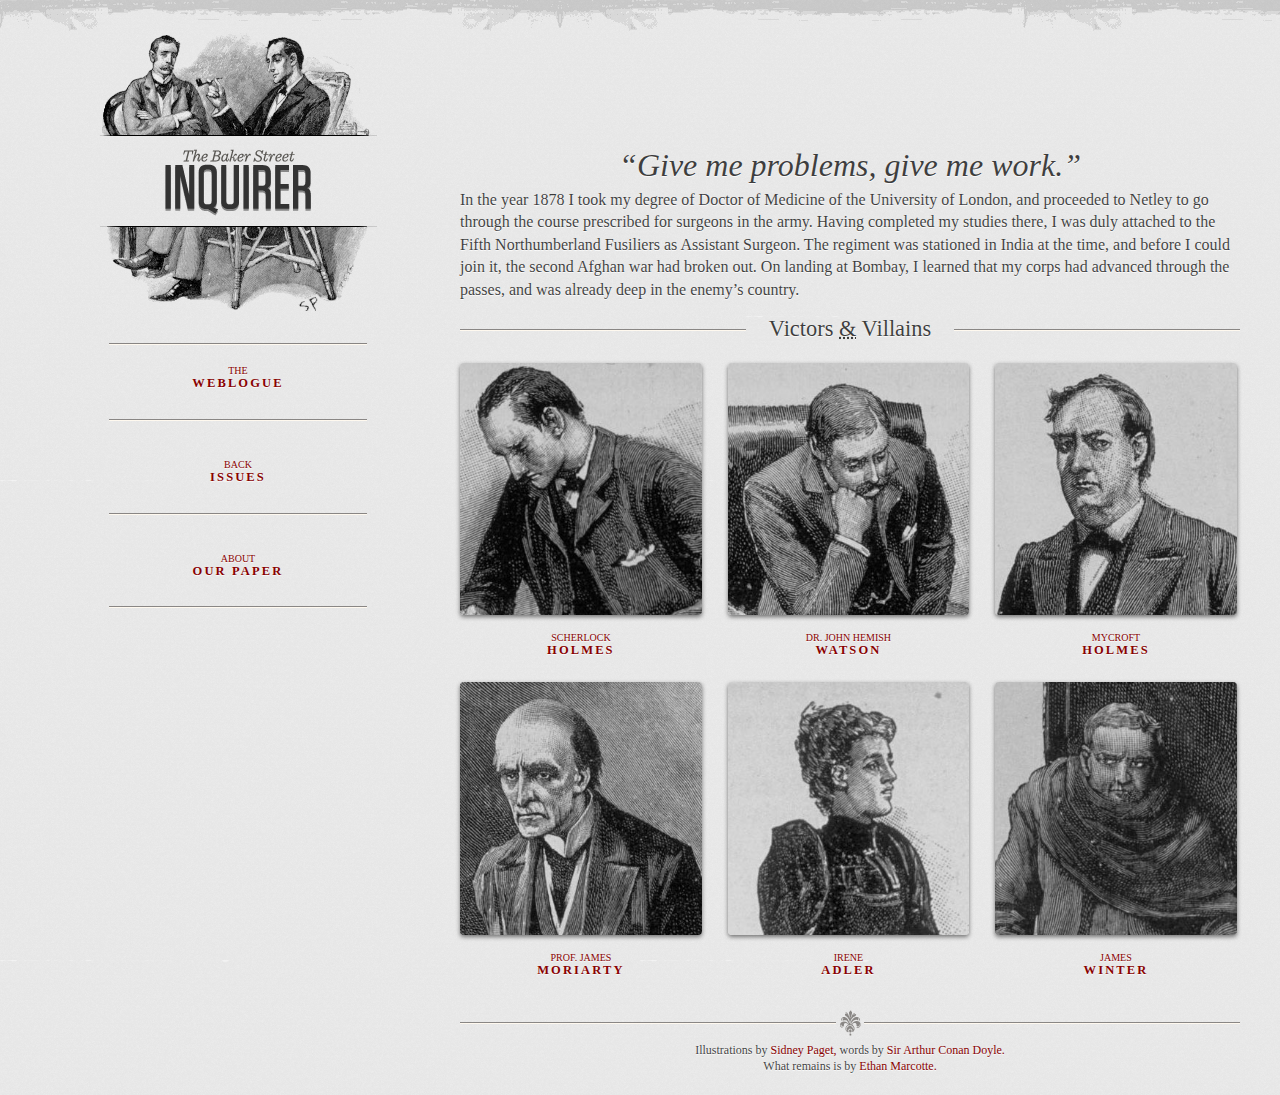
<file: index.html>
<!DOCTYPE html>
<html lang="en">
<head>
	<meta charset="UTF-8">
	<meta name="viewport" content="width=device-width, initial-scale=1.0">
	<title>The Baker Street</title>
	<link rel="shortcut icon" href="images/favicon.gif" type="image/gif">
	<link rel="stylesheet" type="text/css" href="css/style.css">
</head>
<body class="page">
	<div class="inner">
		<header class="mast">
			<div class="logo">
				<a href=""><img alt="logotip" src="images/logo.png"></a>
			</div>
			<ul class="nav">
				<li><a href="index.html"><span>The<b>Weblogue</b></span></a></li>
				<li><a href="mailto:mitaytds@gmail.com"><span>Back<b>Issues</b></span></a></li>
				<li><a href="about.html"><span>About<b>Our Paper</b></span></a></li>
			</ul>
		</header>
		<article class="column-position text">
			<h1>“Give me problems, give me work.”</h1>
			<p>In the year 1878 I took my degree of Doctor of Medicine of the University of London, and proceeded to Netley to go through the course prescribed for surgeons in the army. Having completed my studies there, I was duly attached to the Fifth Northumberland Fusiliers as Assistant Surgeon. The regiment was stationed in India at the time, and before I could join it, the second Afghan war had broken out. On landing at Bombay, I learned that my corps had advanced through the passes, and was already deep in the enemy’s country.</p>
		</article>
		<article class="column-position photos">
			<h2><strong>Victors <abbr title="and">&</abbr> Villains</strong></h2>
			<ol class="characters">
				<li><a href="#popup"><img src="characters/f-holmes.jpg" alt="Sherlock Holmes"><span>Scherlock<b>Holmes</b></span></a></li>
				<li><a href="#popup1"><img src="characters/f-watson.jpg" alt="Dr. Watson"><span>Dr. John Hemish<b>Watson</b></span></a></li>
				<li><a href="#popup2"><img src="characters/f-mycroft.jpg" alt="Mycroft Holmes"><span>Mycroft<b>Holmes</b></span></a></li>
				<li><a href="#popup3"><img src="characters/f-moriarty.jpg" alt="Pr. Moriarty"><span>Prof. James<b>Moriarty</b></span></a></li>
				<li><a href="#popup4"><img src="characters/f-adler.jpg" alt="Irene Adled"><span>Irene<b>Adler</b></span></a></li>
				<li><a href="#popup5"><img src="characters/f-winter.jpg" alt="James Winter"><span>James<b>Winter</b></span></a></li>
			</ol>
		</article>
		<footer class="column-position">
			<p>Illustrations by <a href="https://en.wikipedia.org/wiki/Sidney_Paget" target="_blank">Sidney Paget,</a> words by <a href="https://en.wikipedia.org/wiki/Arthur_Conan_Doyle" target="_blank">Sir Arthur Conan Doyle.</a></p>
			<p>What remains is by <a href="https://ethanmarcotte.com/" target="_blank">Ethan Marcotte.</a></p>
		</footer>
	</div>
	<!--modal windows-->
	<div class="popup" id="popup">
		<div class="window">
			<a href="#close" class="close" title="close"><img src="images/close.png" alt="close"></a>
			<iframe src="https://en.m.wikipedia.org/wiki/Sherlock_Holmes"></iframe>
		</div>
	</div>
	<div class="popup" id="popup1">
		<div class="window">
			<a href="#close" class="close" title="close"><img src="images/close.png" alt="close"></a>
			<iframe src="https://en.m.wikipedia.org/wiki/Dr._Watson"></iframe>
		</div>
	</div>
	<div class="popup" id="popup2">
		<div class="window">
			<a href="#close" class="close" title="close"><img src="images/close.png" alt="close"></a>
			<iframe src="https://en.m.wikipedia.org/wiki/Mycroft_Holmes"></iframe>
		</div>
	</div>
	<div class="popup" id="popup3">
		<div class="window">
			<a href="#close" class="close" title="close"><img src="images/close.png" alt="close"></a>
			<iframe src="https://en.m.wikipedia.org/wiki/Professor_Moriarty"></iframe>
		</div>
	</div>
	<div class="popup" id="popup4">
		<div class="window">
			<a href="#close" class="close" title="close"><img src="images/close.png" alt="close"></a>
			<iframe src="https://en.m.wikipedia.org/wiki/Irene_Adler"></iframe>
		</div>
	</div>
	<div class="popup" id="popup5">
		<div class="window">
			<a href="#close" class="close" title="close"><img src="images/close.png" alt="close"></a>
			<iframe src="https://en.m.wikipedia.org/wiki/The_Adventure_of_the_Three_Garridebs"></iframe>
		</div>
	</div>
</body>
</html>
</file>
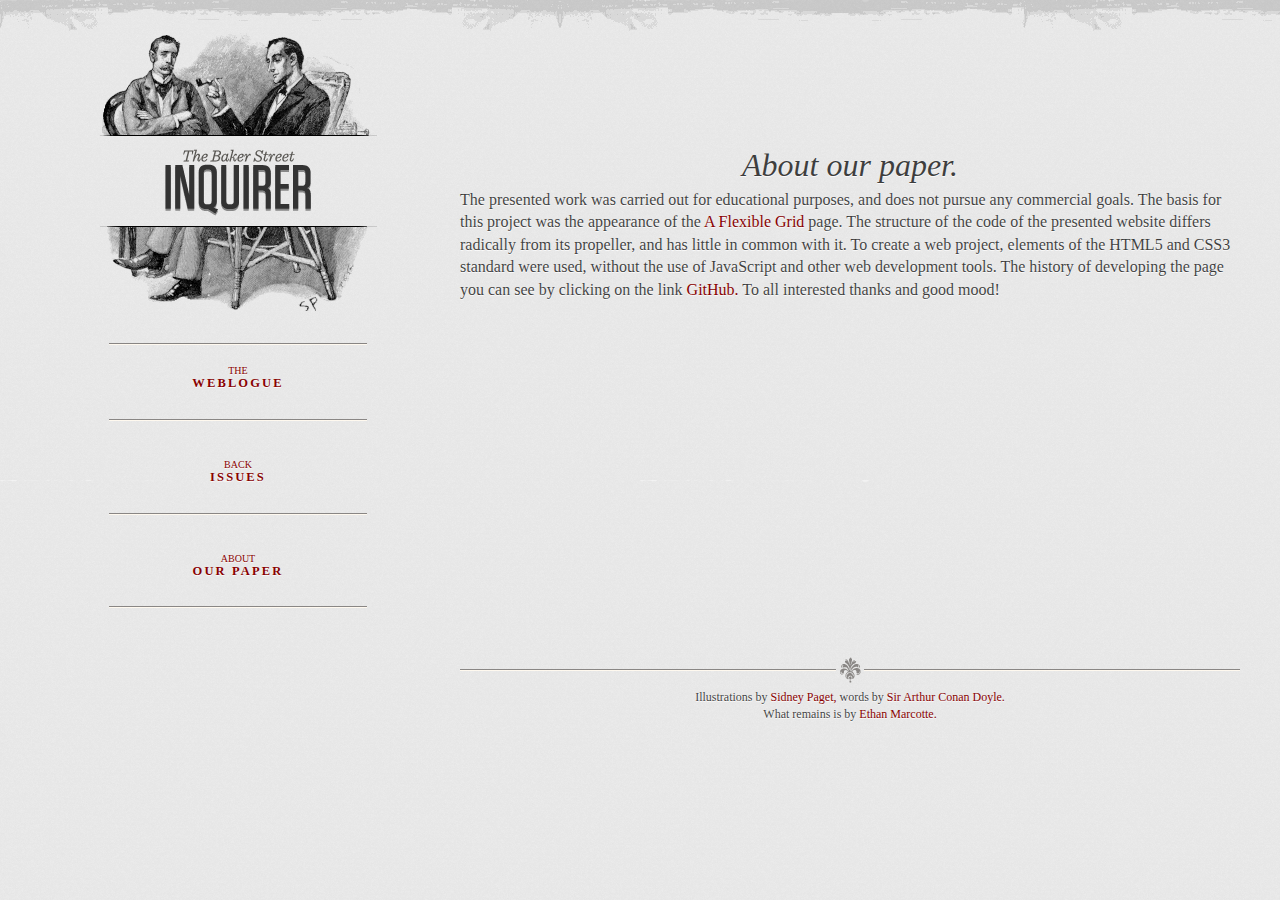
<file: about.html>
<!DOCTYPE html>
<html lang="en">
<head>
	<meta charset="UTF-8">
	<meta name="viewport" content="width=device-width, initial-scale=1.0">
	<title>The Baker Street</title>
	<link rel="shortcut icon" href="images/favicon.gif" type="image/gif">
	<link rel="stylesheet" type="text/css" href="css/style.css">
</head>
<body class="page">
	<div class="inner">
		<header class="mast">
			<div class="logo">
				<a href=""><img src="images/logo.png" alt="logotip"></a>
			</div>
			<ul class="nav">
				<li><a href="index.html"><span>The<b>Weblogue</b></span></a></li>
				<li><a href="mailto:mitaytds@gmail.com"><span>Back<b>Issues</b></span></a></li>
				<li><a href="about.html"><span>About<b>Our Paper</b></span></a></li>
			</ul>
		</header>
		<article class="column-position text page-about">
			<h1>About our paper.</h1>
			<p>The presented work was carried out for educational purposes, and does not pursue any commercial goals. The basis for this project was the appearance of the <a href="https://alistapart.com/d/responsive-web-design/ex/ex-site-FINAL.html#">A Flexible Grid</a> page. The structure of the code of the presented website differs radically from its propeller, and has little in common with it. To create a web project, elements of the HTML5 and CSS3 standard were used, without the use of JavaScript and other web development tools. The history of developing the page you can see by clicking on the link <a href="https://github.com/mitaytds/adaptive_html5_sherlock">GitHub.</a> To all interested thanks and good mood!</p>
		</article>
		<footer class="column-position">
			<p>Illustrations by <a href="https://en.wikipedia.org/wiki/Sidney_Paget" target="_blank">Sidney Paget,</a> words by <a href="https://en.wikipedia.org/wiki/Arthur_Conan_Doyle" target="_blank">Sir Arthur Conan Doyle.</a></p>
			<p>What remains is by <a href="https://ethanmarcotte.com/" target="_blank">Ethan Marcotte.</a></p>
		</footer>
	</div>
</body>
</html>
</file>
<file: css/style.css>
/*RESET*/
html, body, div, span, applet, object, iframe,
h1, h2, h3, h4, h5, h6, p, blockquote, pre,
a, abbr, acronym, address, big, cite, code,
del, dfn, em, img, ins, kbd, q, s, samp,
small, strike, strong, sub, sup, tt, var,
b, u, i, center,
dl, dt, dd, ol, ul, li,
fieldset, form, label, legend,
table, caption, tbody, tfoot, thead, tr, th, td,
article, aside, canvas, details, embed,
figure, figcaption, footer, header, hgroup,
menu, nav, output, ruby, section, summary,
time, mark, audio, video {
	margin: 0;
	padding: 0;
	border: 0;
	font-size: 100%;
	font: inherit;
	vertical-align: baseline;
}
article, aside, details, figcaption, figure,
footer, header, hgroup, menu, nav, section {
	display: block;
}
body {
	line-height: 1;
}
ol, ul {
	list-style: none;
}
blockquote, q {
	quotes: none;
}
blockquote:before, blockquote:after,
q:before, q:after {
	content: '';
	content: none;
}
table {
	border-collapse: collapse;
	border-spacing: 0;
}
	/*BASE*/
body{
	font-size: 1em;
	font-family: Cambria, Georgia, serif;
	font-weight: normal;
	color: rgba(0, 0, 0, 0.75);
	text-shadow: 0 1px 0 rgba(255, 255, 255, 0.8);
}
a{
	color: #890101;
	text-decoration: none;
	outline: none;
}
h1{
	font-size: 2em;
	font-family: "Baskerville Old Face";
	font-style: italic;
	margin-bottom: 0.25em;
}
h2{
	font-size: 1.4em;
	margin: 0.75em 0 1em;
	background: url("../images/ornament.png") no-repeat 50% 50%;
}
p{
	font-size: 1em;
	line-height: 1.4;
}
span{
	font-size: 0.625em;
	line-height: 1.1;
	text-transform: uppercase;
}
b{
	display: block;
	font-size: 1.25em;
	font-family: "Book Antiqua", Georgia, serif;
	letter-spacing: 0.17em;
	font-weight: bold;
}
iframe{
	width: 100%;
	height: 100%;
}
footer{
	font-size: 0.750em;
	background: url("../images/ornament.png") 50% 0 repeat-x;
	padding: 40px 0 20px;
}
	/*PROJECT*/
.page{
	background:   url("../images/rag.png") repeat-x, url("../images/bg.png");
	padding: 2em 0;
}
.inner{
	position: relative;
	margin: 0 auto;
	width: 93.75%;
}
.mast{
	position: absolute;
	width: 100%;
}
.logo{
	float: left;
	width: 33%;
	text-align: center;
	background: url("../images/logo-bg.png") no-repeat 50% 0;
}
.nav,
.column-position{
	float: right;
	width: 65%;
	text-align: center;
}
.nav li{
	display: inline-block;
	width: 31.7297%;
	background: url("../images/ornament.png") 0 100% no-repeat;
	margin: 33px 0.95em 0 0;
}
.nav li:last-child{
	margin-right: 0;
}
.nav li:hover{
	background: url("../images/ornament.png") 50% 100% no-repeat;
}
.nav a{
	display: block;
	padding: 1em 0.5em 3em;
}
.logo a{
	display: block;
	padding-top: 117px;
	height: 162px;
}
.text{
	margin-top: 147px;
}
.characters li{
	float: left;
	width: 13.9%;
	margin: 0 3.3% 1.5em 0;
	text-align: center;
}
/* madal window for screen 1301px and more*/
.popup:before{
	position: relative;
	content: "";
	display: none;
	background: rgba(0, 0, 0, 0.7);
	position: fixed;
	top: 0;
	left: 0;
	right: 0;
	bottom: 0;
	z-index: 10;
}
.popup:target:before{
	display: block;
}
.window{
	position: fixed;
	left: 20%;
	top: -50%;
	z-index: 11;
	width: 60%;
	height: 60%;
	background: #ffffff;
	transform: translate(0, -500%);
	transition: transform 0.3s ease-out;
}
.popup:target .window{
	transform: translate(0, 0);
	top: 10%;
}
.close img{
	position: absolute;
	top: -17px;
	right: -17px;
	max-width: 15px;
	height: 15px;
}
@media screen and (max-width: 1300px){
	.nav{
		clear: both;
		display: block;
		float: left;
		width: 33%;
		margin: 2em auto 0 auto;
	}
	.nav li{
		display: block;
		width: 65%;
		margin: 0 auto;
	}
	.nav li:first-child{
		border-top: 1px solid #888583;
	}
	.nav li:first-child a{
		border-top: 1px solid #fff9ef;
	}
	.nav li:last-child{
		margin: auto;
	}
	.text{
		margin-top: 117px;
	}
	.characters li{
		float: left;
		width: 31%;
		margin-right: 3.3%;
		text-align: center;
	}
	.characters li:nth-of-type(3){
		margin-right: 0;
	}
	.popup:target .window{
		top: 25%;
	}
/* madal window for screen 769px and more*/
	.window{
		height: 70%;
	}
	.popup:target .window{
		top: 15%;
	}
}
@media (max-width: 768px){
	.logo{
		width: 100%;
		background: none;
	}
	.logo a{
		padding: 15%;
	}
	.nav{
		position: absolute;
		top: 0;
		width: 100%;
		margin: 0;
	}
	.nav li{
		display: inline-block;
		width: 31.7297%;
	}
	.nav li:first-child,
	.nav li:first-child a{
		border-top: none;
	}
	.nav li:hover{
	background-position: 0 100%;
}
	.text{
		margin-top: 27%;
	}
	.column-position{
		min-width: 100%;
	}
/* madal window for screen 601px and more*/
	.window{
		left: 15%;
		width: 70%;
		height: 70%;
	}
		.popup:target .window{
		top: 10%;
	}
}
@media (max-width: 600px){
	.logo a{
		padding: 23%;
	}
	.nav li{
		width: 31.7297%;
	}
	.nav li:first-child{
		border-top: none;
	}
	.text{
		margin-top: 45%;
	}
	/* madal window for screen 401px and more*/
	.popup:target .window{
		top: 15%;
	}
		.window{
		left: 5%;
		width: 90%;
		height: 70%;
	}
}
@media (max-width: 400px){
	.logo a{
		padding: 20%;
	}
	.nav li{
		font-size: 0.750em;
		width: 31.7297%;
	}
	.nav li:first-child{
		border-top: none;
	}
	.characters li,
	.characters li:nth-of-type(3){
		margin-right: 4%;
		width: 48%;
	}
	.characters li:nth-of-type(2),
	.characters li:nth-of-type(4),
	.characters li:nth-of-type(6){
		margin-right: 0;
	}
}
.mast{
	z-index: -10;
}
.characters li:last-child{
	margin-right: 0;
}
.characters img{
	max-width: 100%;
	border-radius: 4px;
	box-shadow: 0 2px 4px rgba(0, 0, 0, 0.5);
	margin: 0 auto 0.625em;
}
.page-about{
	min-height: 31.250em;
}
	/*COSMETIC*/

a:hover{
	color: #df3030;
	transition: 0.23s ease-in-out;
}
.text p{
	text-align: left;
}
.photos strong{
	background: url("../images/bg.png");
	padding: 0 1em;
}
.close img:hover{
	transition: 0.13s ease-in-out;
	transform: rotate(90deg);
}
</file>
